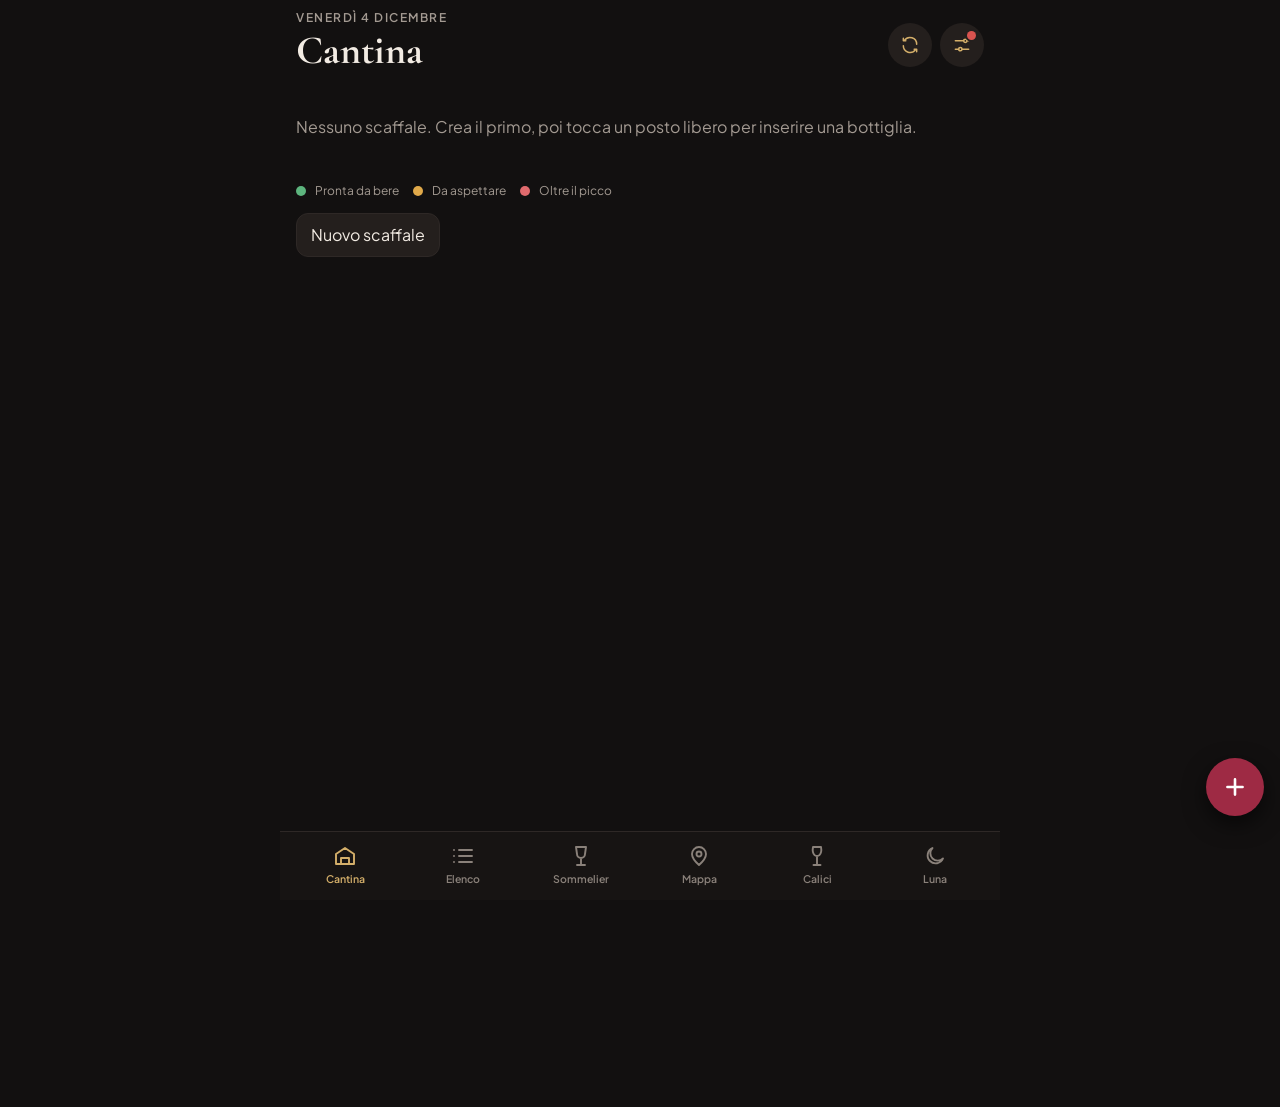
<file: index.html>
<!doctype html>
<html lang="it"><head><meta charset="utf-8">
<meta name="viewport" content="width=device-width, initial-scale=1, maximum-scale=1, viewport-fit=cover">
<title>Cantina</title>
<link rel="manifest" href="manifest.webmanifest">
<link rel="apple-touch-icon" href="apple-touch-icon.png">
<link rel="icon" type="image/png" href="icon-192.png">
<link rel="apple-touch-startup-image" href="splash/splash-1179x2556.png" media="(device-width: 393px) and (device-height: 852px) and (-webkit-device-pixel-ratio: 3) and (orientation: portrait)">
<link rel="apple-touch-startup-image" href="splash/splash-1290x2796.png" media="(device-width: 430px) and (device-height: 932px) and (-webkit-device-pixel-ratio: 3) and (orientation: portrait)">
<link rel="apple-touch-startup-image" href="splash/splash-1170x2532.png" media="(device-width: 390px) and (device-height: 844px) and (-webkit-device-pixel-ratio: 3) and (orientation: portrait)">
<link rel="apple-touch-startup-image" href="splash/splash-1284x2778.png" media="(device-width: 428px) and (device-height: 926px) and (-webkit-device-pixel-ratio: 3) and (orientation: portrait)">
<link rel="apple-touch-startup-image" href="splash/splash-1125x2436.png" media="(device-width: 375px) and (device-height: 812px) and (-webkit-device-pixel-ratio: 3) and (orientation: portrait)">
<link rel="apple-touch-startup-image" href="splash/splash-1242x2688.png" media="(device-width: 414px) and (device-height: 896px) and (-webkit-device-pixel-ratio: 3) and (orientation: portrait)">
<link rel="apple-touch-startup-image" href="splash/splash-828x1792.png" media="(device-width: 414px) and (device-height: 896px) and (-webkit-device-pixel-ratio: 2) and (orientation: portrait)">
<link rel="apple-touch-startup-image" href="splash/splash-750x1334.png" media="(device-width: 375px) and (device-height: 667px) and (-webkit-device-pixel-ratio: 2) and (orientation: portrait)">
<link rel="apple-touch-startup-image" href="splash/splash-1242x2208.png" media="(device-width: 414px) and (device-height: 736px) and (-webkit-device-pixel-ratio: 3) and (orientation: portrait)">
<link rel="apple-touch-startup-image" href="splash/splash-1206x2622.png" media="(device-width: 402px) and (device-height: 874px) and (-webkit-device-pixel-ratio: 3) and (orientation: portrait)">
<link rel="apple-touch-startup-image" href="splash/splash-1320x2868.png" media="(device-width: 440px) and (device-height: 956px) and (-webkit-device-pixel-ratio: 3) and (orientation: portrait)">
<meta name="theme-color" content="#121010">
<meta name="color-scheme" content="dark">
<meta name="apple-mobile-web-app-capable" content="yes">
<meta name="mobile-web-app-capable" content="yes">
<meta name="apple-mobile-web-app-title" content="Cantina">
<meta name="apple-mobile-web-app-status-bar-style" content="black-translucent">
<link rel="preconnect" href="https://fonts.googleapis.com">
<link rel="preconnect" href="https://fonts.gstatic.com" crossorigin>
<link rel="stylesheet" href="https://fonts.googleapis.com/css2?family=Cormorant+Garamond:wght@600;700&family=Plus+Jakarta+Sans:wght@400;500;600;700;800&display=swap">
<link rel="stylesheet" href="styles.css">
</head><body>
<div class="top"><div class="hd"><button class="eyebrow2" id="eyebrow" type="button" tabindex="-1"></button><h1 id="ptitle">Cantina</h1></div><span class="topbtns"><button class="gear" data-a="appupdate" aria-label="Aggiorna l'app"><svg width="20" height="20" viewBox="0 0 24 24" fill="none" stroke="currentColor" stroke-width="1.8" stroke-linecap="round" stroke-linejoin="round" aria-hidden="true"><path d="M20 11a8 8 0 0 0-14.6-4.5M4 4v3h3M4 13a8 8 0 0 0 14.6 4.5M20 20v-3h-3"/></svg></button><button class="gear" data-a="settings" aria-label="Impostazioni e backup"><svg width="20" height="20" viewBox="0 0 24 24" fill="none" stroke="currentColor" stroke-width="1.8" stroke-linecap="round" stroke-linejoin="round" aria-hidden="true"><path d="M4 7h10M18 7h2M4 17h4M12 17h8"/><circle cx="16" cy="7" r="2"/><circle cx="10" cy="17" r="2"/></svg></button></span></div>
<div class="tot" id="tot"></div>
<div id="msg"></div>
<nav aria-label="Sezioni">
<button data-a="tab" data-t="cantina" aria-pressed="true"><svg viewBox="0 0 24 24" aria-hidden="true"><path d="M3 10l9-6 9 6v10H3zM8 20v-6h8v6"/></svg>Cantina</button>
<button data-a="tab" data-t="lista" aria-pressed="false"><svg viewBox="0 0 24 24" aria-hidden="true"><path d="M8 6h13M8 12h13M8 18h13M3 6h.01M3 12h.01M3 18h.01"/></svg>Elenco</button>
<button data-a="tab" data-t="stasera" aria-pressed="false"><svg viewBox="0 0 24 24" aria-hidden="true"><path d="M7 3h10l-1 7a4 4 0 0 1-8 0zM12 14v6M8 21h8"/></svg>Sommelier</button>
<button data-a="tab" data-t="mappa" aria-pressed="false"><svg viewBox="0 0 24 24" aria-hidden="true"><path d="M12 21s-7-6.2-7-11a7 7 0 0 1 14 0c0 4.8-7 11-7 11zM12 12.5a2.5 2.5 0 1 0 0-5 2.5 2.5 0 0 0 0 5z"/></svg>Mappa</button>
<button data-a="tab" data-t="calici" aria-pressed="false"><svg viewBox="0 0 24 24" aria-hidden="true"><path d="M8 3h8c.6 3.2.2 6.4-1.6 8.1A3.4 3.4 0 0 1 12 12a3.4 3.4 0 0 1-2.4-.9C7.8 9.4 7.4 6.2 8 3zM12 12v8M8.5 21h7"/></svg>Calici</button>
<button data-a="tab" data-t="luna" aria-pressed="false"><svg viewBox="0 0 24 24" aria-hidden="true"><path d="M20 14.5A8 8 0 1 1 9.5 4a6.5 6.5 0 0 0 10.5 10.5z"/></svg>Luna</button>
</nav>
<button data-a="new" class="fab" aria-label="Aggiungi una bottiglia"><svg width="26" height="26" viewBox="0 0 24 24" fill="none" stroke="currentColor" stroke-width="2.4" stroke-linecap="round" aria-hidden="true"><path d="M12 5v14M5 12h14"/></svg></button>
<main id="app"></main>
<dialog id="dlg"></dialog>
<dialog id="dlg2"></dialog>
<script src="app.js"></script>
<script src="extras.js"></script>
<script src="mappa.js"></script>
<script src="backup.js"></script>
<script src="tools.js"></script>
<script src="calici.js"></script>
<script src="more.js"></script>
<script src="tracer.js"></script>
<script src="producer.js"></script>
<script src="sync.js"></script>
<script src="labels.js"></script>
<script src="shelves.js"></script>
<script src="sheet.js"></script>
<script src="ptr.js"></script>
</body></html>
</file>
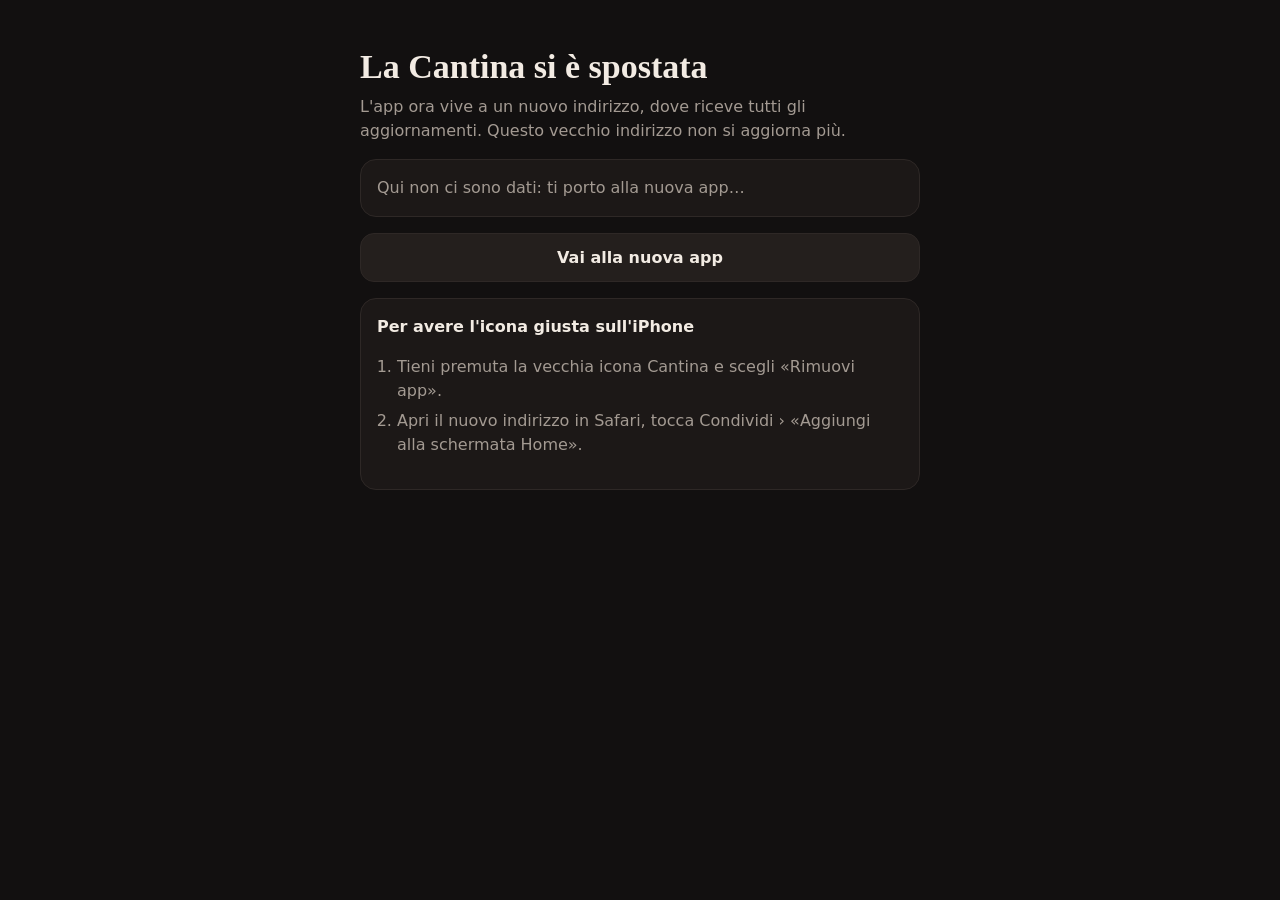
<file: netlify/index.html>
<!doctype html>
<html lang="it"><head><meta charset="utf-8">
<meta name="viewport" content="width=device-width, initial-scale=1, viewport-fit=cover">
<meta name="theme-color" content="#121010"><meta name="color-scheme" content="dark">
<title>Cantina – nuovo indirizzo</title>
<style>
:root{--bg:#121010;--sf:#1C1817;--ink:#F2EBE3;--mute:#A39A92;--line:#2E2826;--gold:#D4AF6A;--wine:#9E2A44}
body{margin:0;background:var(--bg);color:var(--ink);font:16px/1.5 system-ui,-apple-system,sans-serif;padding:max(48px,env(safe-area-inset-top)) 20px 40px;max-width:560px;margin-inline:auto}
h1{font:700 34px/1.1 Georgia,serif;margin:0 0 10px}
p{color:var(--mute);margin:0 0 14px}
.card{background:var(--sf);border:1px solid var(--line);border-radius:16px;padding:16px;margin:16px 0}
.btn{display:block;width:100%;box-sizing:border-box;text-align:center;border:0;border-radius:14px;padding:14px;font:600 16px system-ui;margin:10px 0;text-decoration:none;cursor:pointer}
.pri{background:var(--wine);color:#fff}.sec{background:#241F1D;color:var(--ink);border:1px solid var(--line)}
b{color:var(--ink)}ol{color:var(--mute);padding-left:20px}li{margin:6px 0}
</style></head><body>
<h1>La Cantina si è spostata</h1>
<p>L'app ora vive a un nuovo indirizzo, dove riceve tutti gli aggiornamenti. Questo vecchio indirizzo non si aggiorna più.</p>
<div class="card" id="box"><p>Controllo se qui ci sono ancora dati…</p></div>
<a class="btn sec" href="https://lorenzomanzoni18-hub.github.io/cantina/">Vai alla nuova app</a>
<div class="card"><p style="margin:0 0 6px"><b>Per avere l'icona giusta sull'iPhone</b></p>
<ol><li>Tieni premuta la vecchia icona Cantina e scegli «Rimuovi app».</li>
<li>Apri il nuovo indirizzo in Safari, tocca Condividi › «Aggiungi alla schermata Home».</li></ol></div>
<script>
const NEW = 'https://lorenzomanzoni18-hub.github.io/cantina/';
if ('serviceWorker' in navigator) navigator.serviceWorker.register('sw.js').catch(() => {});
const box = document.getElementById('box');
function openDB() { return new Promise((res, rej) => { const r = indexedDB.open('cantina'); r.onsuccess = () => res(r.result); r.onerror = () => rej(r.error); }); }
const all = (db, st, keys) => new Promise((res) => { try { const t = db.transaction(st, 'readonly').objectStore(st); const r = keys ? t.getAllKeys() : t.getAll(); r.onsuccess = () => res(r.result || []); r.onerror = () => res([]); } catch (_) { res([]); } });
const get = (db, st, k) => new Promise((res) => { try { const r = db.transaction(st, 'readonly').objectStore(st).get(k); r.onsuccess = () => res(r.result); r.onerror = () => res(undefined); } catch (_) { res(undefined); } });
const toURL = (b) => new Promise((res) => { const f = new FileReader(); f.onload = () => res(f.result); f.onerror = () => res(null); f.readAsDataURL(b); });
(async () => {
  let db, bottles = [];
  try { db = await openDB(); bottles = db.objectStoreNames.contains('bottles') ? await all(db, 'bottles') : []; } catch (_) {}
  if (!bottles.length) {
    box.innerHTML = '<p style="margin:0">Qui non ci sono dati: ti porto alla nuova app…</p>';
    setTimeout(() => { location.href = NEW; }, 1800);
    return;
  }
  box.innerHTML = `<p>Su questo vecchio indirizzo ci sono ancora <b>${bottles.length} bottiglie</b>. Se non le hai già nella nuova app, salvale in un file e poi importale là.</p>
  <button class="btn pri" id="save">Salva i dati in un file</button>
  <p id="m" style="margin:6px 0 0"></p>
  <p style="margin:12px 0 0">Poi apri la nuova app › Impostazioni › <b>Importa backup</b> e scegli il file.</p>`;
  document.getElementById('save').onclick = async () => {
    const m = document.getElementById('m'); m.textContent = 'Preparo il file…';
    const out = [];
    for (const b of bottles) {
      const ph = {};
      for (const k of ['c', 'f', 'r']) { const bl = db.objectStoreNames.contains('photos') ? await get(db, 'photos', b.id + ':' + k) : null; ph[k] = bl ? await toURL(bl) : null; }
      out.push({ ...b, photoC: ph.c, photoF: ph.f, photoR: ph.r });
    }
    const kv = db.objectStoreNames.contains('kv');
    const data = JSON.stringify({ app: 'cantina', version: 1, exported: new Date().toISOString(), shelves: (kv && await get(db, 'kv', 'shelves')) || [], glasses: (kv && await get(db, 'kv', 'glasses')) || [], bottles: out });
    const file = new File([data], 'cantina-vecchio-indirizzo-' + new Date().toISOString().slice(0, 10) + '.json', { type: 'application/json' });
    if (navigator.canShare && navigator.canShare({ files: [file] })) { try { await navigator.share({ files: [file], title: 'Backup cantina' }); m.textContent = 'File pronto: ora importalo nella nuova app.'; return; } catch (e) { if (e.name === 'AbortError') { m.textContent = ''; return; } } }
    const a = document.createElement('a'); a.href = URL.createObjectURL(file); a.download = file.name; document.body.appendChild(a); a.click(); a.remove();
    m.textContent = 'File scaricato: ora importalo nella nuova app.';
  };
})();
</script>
</body></html>
</file>
<file: styles.css>
:root{--bg:#E8EAE6;--sf:#F5F6F3;--ink:#1E2824;--mute:#5E6B66;--line:#C9CFC9;--wine:#6E1F35;--empty:#D5DAD5;
--rosso:#6E1F35;--bianco:#C9B458;--bollicine:#9DBDAC;--rosato:#D98B8B;--altro:#7A857F;
box-sizing:border-box;padding-top:env(safe-area-inset-top,0px);padding-bottom:env(safe-area-inset-bottom,0px)}
@media (prefers-color-scheme:dark){:root:not([data-theme="light"]){--bg:#141A17;--sf:#1D2622;--ink:#E6EAE6;--mute:#9AA79F;--line:#2E3A35;--empty:#2A3530;--wine:#C2506F}}
:root[data-theme="dark"]{--bg:#141A17;--sf:#1D2622;--ink:#E6EAE6;--mute:#9AA79F;--line:#2E3A35;--empty:#2A3530;--wine:#C2506F}
*{box-sizing:border-box}html{scroll-padding-top:env(safe-area-inset-top,0px)}
body{margin:0;background:var(--bg);color:var(--ink);font:16px/1.45 system-ui,-apple-system,"Segoe UI",sans-serif;max-width:720px;margin-inline:auto;padding:0 16px 96px}
h1,h2{font-family:"Newsreader",Georgia,serif;font-weight:600;margin:0}
h1{font-size:30px;padding-top:20px}h2{font-size:21px}
button,input,select,textarea{font:inherit;color:inherit;touch-action:manipulation}
.tot{display:flex;gap:20px;flex-wrap:wrap;margin:12px 0 16px;color:var(--mute);font-size:14px}
.tot b{display:block;color:var(--ink);font-size:20px;font-weight:600}
nav{display:flex;gap:6px;padding:8px 0}
nav button{flex:1;padding:10px;border:1px solid var(--line);background:none;border-radius:10px;cursor:pointer}
nav button[aria-pressed=true]{background:var(--ink);color:var(--bg);border-color:var(--ink)}
.shelf{background:repeating-linear-gradient(92deg,rgba(0,0,0,.08) 0 2px,transparent 2px 7px),linear-gradient(#80593A,#5C3E27);border:2px solid #3A2717;border-radius:10px;padding:12px;margin:14px 0;box-shadow:0 3px 8px rgba(0,0,0,.35)}
.shelf h2{color:#F3E7D6}.shelf .link{background:rgba(0,0,0,.28);border-color:rgba(255,255,255,.2);color:#F3E7D6}
.shelf header{display:flex;justify-content:space-between;align-items:center;margin-bottom:10px}
.grid{display:grid;grid-template-columns:repeat(var(--c),minmax(70px,1fr));gap:12px 14px;padding:14px 12px 0;overflow-x:auto;background:#2A1C12;border-radius:6px;box-shadow:inset 0 4px 10px rgba(0,0,0,.7)}
.plank{grid-column:1/-1;height:12px;margin:2px -8px 4px;border-radius:2px;background:repeating-linear-gradient(90deg,rgba(0,0,0,.14) 0 3px,transparent 3px 11px),linear-gradient(#A27549,#7A5638);box-shadow:0 3px 4px rgba(0,0,0,.55)}
.cell{background:none;border:0;padding:0;cursor:pointer;display:flex;flex-direction:column;align-items:center;gap:4px;min-width:0;color:inherit;font-size:10px;line-height:1.2;text-align:center}
.dot{width:100%;aspect-ratio:1;border-radius:50%;border:1px solid rgba(255,255,255,.14);background:rgba(0,0,0,.35);box-shadow:inset 0 2px 6px rgba(0,0,0,.6);display:flex;align-items:center;justify-content:center;padding:7px;color:#fff;font-size:10px;line-height:1.15;text-align:center;overflow-wrap:anywhere;hyphens:auto}
.cap{overflow-wrap:anywhere;hyphens:auto}.cap b{display:block;font-weight:600}
.shelf .dot.st-now{box-shadow:0 0 0 6px #4C9A6A}.shelf .dot.st-wait{box-shadow:0 0 0 6px #D9A441}.shelf .dot.st-past{box-shadow:0 0 0 6px #B85C5C}
.today{background:var(--sf);border:1px solid var(--line);border-radius:12px;padding:12px 14px;margin:8px 0}.today p{margin:4px 0}.today.good{border-left:4px solid #4C9A6A}.today.bad{border-left:4px solid #B85C5C}
.dnav{display:flex;align-items:center;justify-content:space-between;margin-bottom:8px}.dnav .link{font-size:20px;padding:2px 14px}
.strip{display:flex;gap:6px;overflow-x:auto;padding:2px 0 6px}.chip{flex:none;display:flex;flex-direction:column;align-items:center;gap:2px;padding:6px 8px;border:1px solid var(--line);border-radius:10px;background:none;cursor:pointer;font-size:11px;color:var(--mute);min-width:44px}.chip b{font-size:15px;color:var(--ink)}.chip i{width:18px;height:4px;border-radius:2px}.chip.on{background:var(--ink);color:var(--bg)}.chip.on b{color:var(--bg)}

.dot.t-rosso{background:var(--rosso);box-shadow:none}.dot.t-bianco{background:var(--bianco);color:#222;box-shadow:none}.dot.t-bollicine{background:var(--bollicine);color:#222;box-shadow:none}.dot.t-rosato{background:var(--rosato);color:#222;box-shadow:none}.dot.t-altro{background:var(--altro);box-shadow:none}
.btn,.link{border:1px solid var(--line);background:var(--sf);border-radius:10px;padding:9px 14px;cursor:pointer;display:inline-block;text-decoration:none}
.btn.pri{background:var(--wine);border-color:var(--wine);color:#fff}
.link{font-size:14px;padding:6px 10px}
.row{display:flex;justify-content:space-between;gap:12px;padding:12px 0;border-bottom:1px solid var(--line);cursor:pointer;text-align:left;width:100%;background:none;border-inline:0;border-top:0}
.row small{display:block;color:var(--mute)}
.empty{color:var(--mute);padding:28px 0}
.note{background:var(--sf);border:1px solid var(--line);border-radius:10px;padding:10px 12px;font-size:14px;margin:8px 0}
input,select,textarea{width:100%;padding:10px;border:1px solid var(--line);border-radius:8px;background:var(--bg);margin:4px 0 12px}
label{font-size:14px;color:var(--mute)}
.two{display:grid;grid-template-columns:1fr 1fr;gap:12px}
dialog{border:1px solid var(--line);border-radius:16px;background:var(--sf);color:var(--ink);width:min(560px,94vw);max-height:90vh;padding:18px}
dialog::backdrop{background:rgba(0,0,0,.45)}
.acts{display:flex;gap:8px;flex-wrap:wrap;margin-top:6px}
.info{font-size:14px;color:var(--mute);margin:0 0 12px}
.pbox{border:1px dashed var(--line);border-radius:10px;padding:10px;font-size:13px;color:var(--mute);margin:8px 0}
#ws{display:block;width:fit-content;margin:0 0 22px}
dialog label:not(.btn){display:block}
.dot.has{background-size:cover;background-position:center;color:#fff;border-width:3px}.dot.has.t-rosso{border-color:var(--rosso)}.dot.has.t-bianco{border-color:var(--bianco)}.dot.has.t-bollicine{border-color:var(--bollicine)}.dot.has.t-rosato{border-color:var(--rosato)}.dot.has.t-altro{border-color:var(--altro)}
.legend{display:flex;gap:16px;flex-wrap:wrap;font-size:13px;color:var(--mute);margin:10px 0 14px}.legend span{display:inline-flex;align-items:center;gap:9px}.lg{width:14px;height:14px;border-radius:50%;background:#2A1C12;display:inline-block;margin:3px}
.th{width:44px;height:56px;object-fit:cover;border-radius:6px;background:var(--empty);flex:none}
.pic{width:100%;max-height:220px;object-fit:contain;border-radius:10px;background:var(--empty);margin-bottom:10px}
.si{width:34px;height:44px;object-fit:cover;border-radius:6px;flex:none}
.sl{overflow-wrap:anywhere;hyphens:auto}.sl b{display:block;font-weight:600}
.slot.has.t-rosso{border-color:var(--rosso)}.slot.has.t-bianco{border-color:var(--bianco)}.slot.has.t-bollicine{border-color:var(--bollicine)}.slot.has.t-rosato{border-color:var(--rosato)}.slot.has.t-altro{border-color:var(--altro)}

/* --- aggiunte per l'app installabile --- */
.top{display:flex;align-items:flex-end;justify-content:space-between;gap:12px}
.gear{border:1px solid var(--line);background:var(--sf);border-radius:10px;padding:8px 12px;font-size:18px;cursor:pointer;line-height:1;margin-bottom:2px}
.btn:disabled{opacity:.5}
.warn{color:#B85C5C}
.badge{display:inline-block;font-size:12px;border:1px solid var(--line);border-radius:999px;padding:2px 10px;color:var(--mute);margin:2px 0 10px}
.two3{display:grid;grid-template-columns:1fr 1fr 1fr;gap:10px}
.sel{margin:4px 0 12px}
details.more{border:1px solid var(--line);border-radius:10px;padding:8px 12px;margin:6px 0 12px}
details.more summary{cursor:pointer;color:var(--mute);font-size:14px}
.btn{color:var(--ink)}
label.btn{font-size:inherit;color:var(--ink)}
.acts .btn{padding:8px 12px;font-size:14px}
.grid{grid-template-columns:repeat(var(--c),minmax(54px,1fr));gap:12px 10px;padding:14px 10px 0}
.dot{padding:4px;font-size:9px}

#scs:not(:empty){background:var(--sf);border:1px solid var(--line);border-left:4px solid var(--wine);border-radius:10px;padding:10px 12px;color:var(--ink);font-size:15px}
#dlg2{z-index:10}

.dot{position:relative}
.dot .vin{font-weight:700;font-size:13px}
.dot.has .vin{position:absolute;right:-2px;bottom:-2px;background:rgba(20,12,8,.85);color:#fff;border-radius:10px;padding:1px 6px;font-size:10px}
.lbl{display:block;width:100%;font-size:9px;line-height:1.2;color:#EADCC8;overflow:hidden}
.lbl b{display:block;font-weight:600;white-space:nowrap;text-overflow:ellipsis;overflow:hidden}
.lbl i{display:block;font-style:normal;opacity:.7;white-space:nowrap;text-overflow:ellipsis;overflow:hidden}
[hidden]{display:none!important}

.lbl{font-size:8px;line-height:1.15;overflow:visible}
.lbl b,.lbl i{white-space:normal;overflow:visible;text-overflow:clip;overflow-wrap:anywhere;hyphens:auto}
#rext{white-space:nowrap;font-size:13px;overflow:hidden}
.cell.mv .dot{outline:3px dashed #fff;outline-offset:3px}
.cell{-webkit-touch-callout:none;-webkit-user-select:none;user-select:none}
.cell.lift .dot{opacity:.3}
.cell.hot .dot{outline:3px solid #fff;outline-offset:3px}
.dot.ghost{position:fixed;z-index:50;pointer-events:none;box-shadow:0 8px 20px rgba(0,0,0,.6);transform:scale(1.15);margin:0}
.azbar{position:sticky;top:0;z-index:5;background:var(--bg,#EAECE8);padding:6px 0 4px}
.az{display:flex;flex-wrap:wrap;gap:4px;margin-top:6px}
.az button{border:1px solid var(--line);background:var(--sf,#fff);color:var(--ink);border-radius:8px;min-width:30px;height:30px;font-size:13px;padding:0 6px}
h3.letter{margin:14px 0 2px;font-size:15px;color:var(--wine,#7A1F3D);border-bottom:2px solid var(--line);scroll-margin-top:96px}
label.chk{display:flex;gap:10px;align-items:center;margin-top:12px;font-size:15px}
label.chk input{width:20px;height:20px}
nav{gap:4px}
nav button{padding:9px 2px;font-size:13px;min-width:0}
.fab{position:fixed;right:18px;bottom:calc(18px + env(safe-area-inset-bottom));width:56px;height:56px;border-radius:50%;border:0;background:var(--wine);color:#fff;font-size:32px;line-height:1;box-shadow:0 4px 14px rgba(0,0,0,.4);z-index:8;cursor:pointer;padding:0 0 3px}
.moonchip{display:block;width:100%;text-align:left;border:1px solid var(--line);border-left:6px solid #4C9A6A;background:var(--sf);color:var(--ink);border-radius:10px;padding:10px 12px;margin:4px 0 12px;font-size:14px;cursor:pointer}
.moonchip.bad{border-left-color:#B85C5C}
.seg{display:flex;gap:6px;margin:4px 0 8px}
.seg button{flex:1;padding:9px;border:1px solid var(--line);background:none;color:var(--ink);border-radius:10px;font-size:14px}
.seg button[aria-pressed=true]{background:var(--ink);color:var(--bg);border-color:var(--ink)}
.flt{display:grid;grid-template-columns:1fr 1fr;gap:6px;margin:4px 0 6px}
.flt select{width:100%;font-size:14px;padding:8px}
.flt select.wide{grid-column:1/-1}
.map{height:52vh;min-height:300px;border-radius:12px;overflow:hidden;border:1px solid var(--line);background:var(--empty);margin:6px 0 10px}
.mpanel{background:var(--sf);border:1px solid var(--line);border-radius:12px;padding:12px;margin-bottom:10px}
.row.pick{display:block}
.why{display:block;margin-top:6px;font-size:14px;line-height:1.35}
.row .th:empty{display:block}

/* --- formato bottiglia --- */
.dot .fmt{position:absolute;left:-4px;top:-4px;background:#F3E7D6;color:#2A1C12;border-radius:8px;padding:1px 5px;font-size:9px;font-weight:700;line-height:1.3;box-shadow:0 1px 3px rgba(0,0,0,.5)}

/* --- calendario lunare a mese e anno --- */
.cal{background:var(--sf);border:1px solid var(--line);border-radius:12px;padding:10px 12px 12px;margin:8px 0;touch-action:pan-y}
.calbar{display:flex;justify-content:space-between;align-items:center;gap:8px;min-height:34px}
.calbar>.link{color:var(--wine);border:0;background:none;padding:4px 0;font-size:16px}
.calbar-r{display:flex;align-items:center;gap:8px}
.caljump{position:relative;font-size:14px;color:var(--wine);border:1px solid var(--line);border-radius:10px;padding:6px 10px;cursor:pointer;overflow:hidden}
.caljump input{position:absolute;inset:0;opacity:0;margin:0;padding:0;width:100%;height:100%;cursor:pointer;border:0}
.calhead{display:flex;justify-content:space-between;align-items:center;margin:6px 0 8px}
.calhead h2{font-size:26px}.calhead h2 small{font-size:20px;color:var(--mute);font-weight:400}
.calhead .link{font-size:20px;padding:2px 14px;margin-left:6px}
.wd,.mgrid{display:grid;grid-template-columns:repeat(7,1fr);text-align:center}
.wd{font-size:12px;color:var(--mute);margin-bottom:4px}
.mgrid{row-gap:4px}
.cd{position:relative;background:none;border:0;padding:4px 0 6px;display:flex;flex-direction:column;align-items:center;gap:4px;cursor:pointer;color:var(--ink)}
.cd b{font-weight:500;font-size:17px;width:34px;height:34px;line-height:34px;border-radius:50%}
.cd i{width:8px;height:8px;border-radius:50%}
.cd.t b{color:var(--wine);font-weight:700}
.cd.s b{background:var(--ink);color:var(--bg)}
.cd.t.s b{background:var(--wine);color:#fff}
.ph{position:absolute;top:2px;right:calc(50% - 22px);width:9px;height:9px;border-radius:50%;display:inline-block}
.ph.full{background:#F2E6B8;border:1px solid #B9A35A}
.ph.new{background:#2A2F2C;border:1px solid #2A2F2C}
.calleg{display:flex;flex-wrap:wrap;gap:4px 12px;margin:10px 0 4px}
.calleg span{display:inline-flex;align-items:center;gap:5px}
.calleg i{width:8px;height:8px;border-radius:50%;display:inline-block}
.calleg .ph{position:static}
.yg{display:grid;grid-template-columns:repeat(3,1fr);gap:14px 12px}
.ym{background:none;border:0;padding:0;text-align:left;cursor:pointer;color:var(--ink)}
.ym b{display:block;font-size:15px;margin-bottom:4px}
.ym.cur b{color:var(--wine)}
.mg{display:grid;grid-template-columns:repeat(7,1fr);gap:3px}
.mg i{display:block;aspect-ratio:1;border-radius:50%;opacity:.85}
.mg i.t{outline:2px solid var(--wine);outline-offset:1px;opacity:1}
#lunaday{scroll-margin-top:12px}
.cd .ph{top:3px;right:auto;left:calc(50% + 12px)}
.ym{display:flex;flex-direction:column;justify-content:flex-start;align-self:start}

/* --- statistiche --- */
.tot{align-items:center}
.statlink{margin-left:auto}
.tiles{display:grid;grid-template-columns:1fr 1fr;gap:8px;margin:8px 0 4px}
.tile{background:var(--sf);border:1px solid var(--line);border-radius:14px;padding:12px;display:flex;flex-direction:column;gap:2px}
.tile b{font-size:22px;font-weight:700}.tile span{font-size:13px;color:var(--mute)}
.tile b.up{color:#3E8A5C}.tile b.down{color:#B85C5C}
.stat{background:var(--sf);border:1px solid var(--line);border-radius:14px;padding:12px 14px;margin:10px 0}
.stat h3{margin:0 0 10px;font-size:16px}
.bars{display:flex;flex-direction:column;gap:8px}
.bar{display:grid;grid-template-columns:minmax(0,38%) 1fr auto;align-items:center;gap:10px;font-size:14px}
.bl{overflow:hidden;text-overflow:ellipsis;white-space:nowrap}.bl small{display:block;color:var(--mute);font-size:11px}
.bt{height:12px;background:var(--empty);border-radius:6px;overflow:hidden}
.bt i{display:block;height:100%;background:var(--wine);border-radius:0 4px 4px 0}
.bv{font-variant-numeric:tabular-nums;font-weight:600;min-width:28px;text-align:right}
.menuseq{padding-left:22px;margin:10px 0}
.menuseq li{margin-bottom:14px}
.menuseq .course{font-weight:600;margin:0 0 2px}

/* ================================================================
   Stile "Cantina notturna moderna" (v16): scuro caldo, ottone, rosso vino
   ================================================================ */
:root,:root:not([data-theme="light"]),:root[data-theme="dark"]{
  --bg:#121010;--sf:#1C1817;--sf2:#241F1D;--ink:#F2EBE3;--mute:#A39A92;--line:#2E2826;--empty:#241F1D;
  --wine:#9E2A44;--gold:#D4AF6A;--rosso:#7A1F35;--bianco:#CDB46A;--bollicine:#9DBDAC;--rosato:#D98B8B;--altro:#7A857F;
  --ok:#5DB57E;--wait:#E0A94A;--past:#E06A6D;color-scheme:dark}
body{background:var(--bg);color:var(--ink);font-family:"Plus Jakarta Sans",system-ui,-apple-system,sans-serif;padding:0 16px calc(120px + env(safe-area-inset-bottom,0px))}
h1,h2,.calhead h2{font-family:"Cormorant Garamond",Georgia,serif;font-weight:700}
h1{font-size:38px;line-height:1;padding-top:18px}
h3{font-family:"Plus Jakarta Sans",system-ui,sans-serif}
.top{align-items:center;padding-top:6px}
.gear{width:44px;height:44px;border-radius:22px;border:0;background:var(--sf2);color:var(--gold);display:flex;align-items:center;justify-content:center;padding:0;margin:18px 0 0}

/* riepilogo */
.tot{display:block;margin:14px 0 10px}
.totc{width:100%;display:grid;grid-template-columns:repeat(3,minmax(0,1fr));background:var(--sf);border:1px solid var(--line);border-radius:16px;padding:12px 4px;cursor:pointer;color:var(--ink);text-align:center}
.totc span{display:flex;flex-direction:column;gap:2px;font-size:12px;color:var(--mute)}
.totc span+span{border-left:1px solid var(--line)}
.totc b{font-size:21px;font-weight:800;color:var(--ink)}.totc b.gold{color:var(--gold)}
.statlink{margin:4px 2px 0;font-size:12px;color:var(--mute);text-align:right}

/* barra delle schede in basso */
nav{position:fixed;left:0;right:0;bottom:0;z-index:9;display:grid;grid-template-columns:repeat(6,minmax(0,1fr));gap:0;max-width:720px;margin:0 auto;padding:6px 6px calc(8px + env(safe-area-inset-bottom,0px));background:rgba(24,21,20,.96);-webkit-backdrop-filter:blur(14px);backdrop-filter:blur(14px);border-top:1px solid var(--line)}
nav button{border:0;background:none;display:flex;flex-direction:column;align-items:center;gap:3px;padding:6px 0;font-size:11px;font-weight:600;color:#8A817A;border-radius:10px;min-width:0}
nav button svg{width:24px;height:24px;fill:none;stroke:currentColor;stroke-width:1.9;stroke-linecap:round;stroke-linejoin:round}
nav button[aria-pressed=true]{background:none;color:var(--gold);border:0}
.fab{bottom:calc(84px + env(safe-area-inset-bottom,0px));right:16px;width:58px;height:58px;border-radius:29px;background:var(--wine);box-shadow:0 8px 22px rgba(0,0,0,.6);display:flex;align-items:center;justify-content:center;padding:0}

/* schede rapide */
.quick{display:grid;grid-template-columns:1fr 1fr;gap:8px;margin:4px 0 12px}
.qc{display:flex;align-items:center;gap:10px;background:var(--sf);border:1px solid var(--line);border-radius:16px;padding:11px;text-align:left;color:var(--ink);cursor:pointer;min-width:0}
.qc b{display:block;font-size:14px}.qc small{display:block;font-size:12px;color:var(--mute);line-height:1.3}
.qi{width:34px;height:34px;border-radius:10px;display:flex;align-items:center;justify-content:center;flex:none}
.qi.ok{background:#23382A;color:#8FD1A4}.qi.no{background:#3A2224;color:#F09A9C}.qi.wait{background:#3D2E17;color:#E6B95C}

/* scaffali */
.shelf{background:var(--sf);border:1px solid var(--line);border-radius:16px;padding:14px 12px 10px;box-shadow:none}
.shelf h2{color:var(--ink);font-size:24px}
.shelf .link{background:none;border:0;color:var(--gold);font-size:15px;font-weight:600;padding:6px 4px}
.grid{background:#0D0B0A;border-radius:12px;box-shadow:inset 0 3px 10px rgba(0,0,0,.7);padding:14px 8px 0;gap:10px 8px}
.plank{height:3px;margin:2px -4px 10px;background:#5A4128;box-shadow:none;border-radius:2px}
.dot{border:1px solid rgba(255,255,255,.06);background:#191412;box-shadow:inset 0 2px 6px rgba(0,0,0,.8)}
.dot.t-rosso{background:radial-gradient(circle at 35% 30%,#A8445C 0%,#7A1F35 55%,#45101F 100%);color:#fff}
.dot.t-bianco{background:radial-gradient(circle at 35% 30%,#F0DFA0 0%,#CDB46A 60%,#8F7A3E 100%);color:#121010}
.dot.t-bollicine{background:radial-gradient(circle at 35% 30%,#D2E6D8 0%,#9DBDAC 60%,#6A8B79 100%);color:#121010}
.dot.t-rosato{background:radial-gradient(circle at 35% 30%,#F2C4C4 0%,#D98B8B 60%,#A85F5F 100%);color:#121010}
.dot.t-altro{background:radial-gradient(circle at 35% 30%,#A9B3AD 0%,#7A857F 60%,#525B56 100%);color:#fff}
.shelf .dot.st-now,.shelf .dot.st-wait,.shelf .dot.st-past{box-shadow:none}
.dot.has{background-size:cover;background-position:center}
.dot:not(.t-rosso):not(.t-bianco):not(.t-bollicine):not(.t-rosato):not(.t-altro){border:1.5px dashed #3A322E;background:#191412}
.sdot{position:absolute;right:-1px;bottom:-1px;width:14px;height:14px;border-radius:7px;border:2.5px solid #0D0B0A;box-sizing:border-box}
.sdot.st-now,.lg.st-now{background:var(--ok)}.sdot.st-wait,.lg.st-wait{background:var(--wait)}.sdot.st-past,.lg.st-past{background:var(--past)}
.dot.has .vin{right:auto;left:50%;transform:translateX(-50%);bottom:-6px;background:rgba(13,11,10,.9)}
.dot .fmt{background:var(--gold);color:#121010}
.lbl{color:#CFC4B8}
.legend{gap:14px;font-size:12px;color:var(--mute)}
.lg{width:10px;height:10px;margin:0;border-radius:5px}
.cell.mv .dot,.cell.hot .dot{outline-color:var(--gold)}

/* elementi comuni */
.btn,.link{background:var(--sf2);border:1px solid var(--line);color:var(--ink);border-radius:12px}
.btn.pri{background:var(--wine);border-color:var(--wine);color:#fff}
.link{color:var(--gold)}
input,select,textarea{background:#151211;border-color:var(--line);color:var(--ink);border-radius:10px}
input:focus,select:focus,textarea:focus{outline:2px solid var(--gold);outline-offset:0;border-color:transparent}
.note,.today,.mpanel,.stat,.tile,.cal,.moonchip{background:var(--sf);border-color:var(--line);border-radius:16px}
dialog{background:var(--sf);border-color:var(--line);border-radius:20px;color:var(--ink)}
dialog::backdrop{background:rgba(0,0,0,.65)}
dialog h2{font-size:26px}
.row{border-bottom-color:var(--line)}
.seg button{border-color:var(--line);color:var(--ink)}
.seg button[aria-pressed=true]{background:var(--sf2);color:var(--gold);border-color:var(--gold)}
h3.letter{color:var(--gold);border-bottom-color:var(--line)}
.az button{background:var(--sf2);border-color:var(--line)}
#scs:not(:empty){background:var(--sf2);border-color:var(--line);border-left-color:var(--gold);color:var(--ink)}
.badge{border-color:var(--line)}
.calbar>.link,.caljump{color:var(--gold)}
.cd.t b{color:var(--gold)}.cd.s b{background:var(--ink);color:var(--bg)}.cd.t.s b{background:var(--gold);color:#121010}
.ym.cur b{color:var(--gold)}.mg i.t{outline-color:var(--gold)}
.ph.new{background:#000;border-color:#6B625C}
.bt i{background:var(--gold)}
.tile b.up{color:var(--ok)}.tile b.down{color:var(--past)}
.pic{background:#0D0B0A}
.empty{color:var(--mute)}
.dot .vin{white-space:nowrap}

/* --- v17: casse, stati, liste, degustazioni --- */
.seg4 button{display:flex;flex-direction:column;align-items:center;gap:1px;padding:7px 2px;font-size:13px;min-width:0}
.seg4 small{font-size:11px;color:var(--mute)}
.qty{color:var(--gold);font-weight:700;font-size:13px}
.tags{display:flex;flex-wrap:wrap;gap:4px;margin-top:4px}
.tags i{font-style:normal;font-size:11px;padding:1px 8px;border-radius:999px;background:var(--sf2);border:1px solid var(--line);color:var(--gold)}
.tagpick{display:flex;flex-wrap:wrap;gap:6px;margin:-6px 0 12px}
.tagpick .link{font-size:12px;padding:4px 10px}
h3.sub{font-family:"Cormorant Garamond",Georgia,serif;font-size:22px;margin:18px 0 6px}
.tasting{border:1px solid var(--line);border-radius:12px;padding:10px 12px;margin:0 0 8px;background:var(--sf2)}
.tasting p{margin:6px 0 0;font-size:14px}.tasting small{color:var(--mute)}
.stars{color:var(--gold);letter-spacing:1px}
.rate{display:flex;gap:4px;margin:4px 0 12px}
.rate button{width:44px;height:44px;border-radius:12px;border:1px solid var(--line);background:var(--sf2);color:var(--gold);font-size:22px;line-height:1}
.note.place{border-color:var(--gold)}
.cpick{max-height:44vh;overflow:auto;border:1px solid var(--line);border-radius:12px;padding:4px 12px 10px;margin-bottom:10px}
.cpick label.chk{margin-top:8px;font-size:14px}
.qa{margin:12px 0 16px}
.qa .q{margin:0 0 6px;padding:10px 12px;background:var(--sf2);border-radius:14px 14px 4px 14px;margin-left:15%;font-weight:600}
.qa .a{padding:12px 14px;background:var(--sf);border:1px solid var(--line);border-radius:14px 14px 14px 4px;margin-right:6%;line-height:1.5;margin-bottom:6px}
.seg button{font-size:14px}

/* --- v18: calici e servizio --- */
.svc{background:var(--sf2);border:1px solid var(--line);border-radius:12px;padding:4px 12px;margin-bottom:12px}
.svc p{margin:8px 0;font-size:14px;line-height:1.45}
.svk{display:block;font-size:11px;letter-spacing:.08em;text-transform:uppercase;color:var(--gold);font-weight:700;margin-bottom:1px}
.why.glass{color:var(--mute);font-size:13px}
.glassbtn{width:100%;margin:4px 0 10px}
.glrow{display:grid;grid-template-columns:1fr 1fr;gap:6px 8px;padding:10px 0;border-bottom:1px solid var(--line)}
.glrow input,.glrow select{margin:0}
.glrow [data-gk="qty"]{max-width:none}
.glrow .link{justify-self:start;align-self:center}
.glq{display:flex!important;align-items:center;gap:8px;font-size:13px}.glq input{margin:0;width:72px}

/* --- v19: comodità ed estetica --- */
/* finestre che salgono dal basso, come le app dell'iPhone */
dialog{margin:auto auto 0;width:100%;max-width:720px;max-height:92vh;border-radius:22px 22px 0 0;border-bottom:0;padding:26px 18px calc(18px + env(safe-area-inset-bottom,0px));overscroll-behavior:contain}
dialog::before{content:"";position:sticky;top:-18px;display:block;width:40px;height:5px;border-radius:3px;background:#4A413C;margin:-16px auto 12px}
dialog[open]{animation:sheetUp .32s cubic-bezier(.2,.9,.25,1)}
dialog[open]::backdrop{animation:fadeIn .25s ease}
@keyframes sheetUp{from{transform:translateY(40px);opacity:.4}to{transform:none;opacity:1}}
@keyframes fadeIn{from{opacity:0}to{opacity:1}}
@media (min-width:760px){dialog{margin:auto;border-radius:22px;border-bottom:1px solid var(--line)}}
@media (prefers-reduced-motion:reduce){dialog[open],dialog[open]::backdrop{animation:none}}
/* intestazione della scheda */
.eyebrow{margin:0 0 2px;font-size:11px;letter-spacing:.12em;text-transform:uppercase;color:var(--gold);font-weight:700}
.dtitle{font-size:30px;line-height:1.1;margin:0 0 8px}
.chips{display:flex;flex-wrap:wrap;gap:6px;margin:0 0 12px}
.chips span{font-size:12px;padding:3px 10px;border-radius:999px;background:var(--sf2);border:1px solid var(--line);color:var(--ink)}
.pic{max-height:300px;border-radius:16px;box-shadow:0 10px 30px rgba(0,0,0,.5)}
details.aiinfo{background:var(--sf2);border-color:var(--line);margin:14px 0}
details.aiinfo summary{color:var(--ink);font-weight:600;padding:4px 0}
details.aiinfo[open] summary{margin-bottom:10px}
/* finestra di beva */
.dwin{background:var(--sf2);border:1px solid var(--line);border-radius:12px;padding:8px 10px 6px;margin:4px 0 8px}
.dwin svg{width:100%;height:auto;display:block}
.dwlab{margin:0 0 2px;font-size:13px;font-weight:700}
/* scaffali: posti liberi e bottiglia trovata */
.shelf h2 small.free{font-family:"Plus Jakarta Sans",system-ui,sans-serif;font-size:12px;font-weight:500;color:var(--mute);margin-left:4px}
.cell.found .dot{outline:3px solid var(--gold);outline-offset:4px;animation:pulse 1.1s ease-in-out 4}
@keyframes pulse{50%{outline-offset:9px;outline-color:rgba(212,175,106,.25)}}
/* annulla */
#toast{position:fixed;left:50%;bottom:calc(92px + env(safe-area-inset-bottom,0px));transform:translate(-50%,30px);opacity:0;pointer-events:none;z-index:20;display:flex;align-items:center;gap:14px;background:#2A2422;border:1px solid var(--line);color:var(--ink);border-radius:14px;padding:10px 10px 10px 16px;box-shadow:0 10px 30px rgba(0,0,0,.6);transition:.25s;font-size:14px;max-width:92vw}
#toast.on{transform:translate(-50%,0);opacity:1;pointer-events:auto}
#toast button{border:0;background:var(--gold);color:#121010;font-weight:700;border-radius:10px;padding:8px 14px}
/* codice a barre */
.srow{display:flex;gap:8px;align-items:center}.srow input{margin:0}
.iconbtn{flex:none;width:46px;height:46px;border-radius:12px;border:1px solid var(--line);background:var(--sf2);color:var(--gold);display:flex;align-items:center;justify-content:center}
.scanbox{position:relative;border-radius:16px;overflow:hidden;background:#000;aspect-ratio:4/3;margin:6px 0 10px}
.scanbox video{width:100%;height:100%;object-fit:cover;display:block}
.scanbox i{position:absolute;left:12%;right:12%;top:38%;bottom:38%;border:2px solid var(--gold);border-radius:10px;box-shadow:0 0 0 999px rgba(0,0,0,.35)}
nav{grid-template-columns:repeat(6,minmax(0,1fr))}
nav button{font-size:10.5px}
/* --- pagina Calici --- */
.ptitle{font-size:30px;margin:10px 0 4px}
.ggrid{display:grid;grid-template-columns:repeat(2,minmax(0,1fr));gap:10px;margin:10px 0 16px}
.ggrid.small{grid-template-columns:repeat(3,minmax(0,1fr))}
.gcard{position:relative;display:flex;flex-direction:column;align-items:center;gap:3px;background:var(--sf);border:1px solid var(--line);border-radius:18px;padding:14px 8px 12px;color:var(--ink);text-align:center;cursor:pointer;min-width:0}
.gcard:active{transform:scale(.97)}
.gcard b{font-size:14px;line-height:1.25;overflow-wrap:anywhere}.gcard small{font-size:12px;color:var(--mute)}
.ggrid.small .gcard{padding:10px 4px 8px;opacity:.75}.ggrid.small .gcard.own{opacity:1;border-color:#5A4A2E}.ggrid.small .gcard b{font-size:12px;font-weight:600}
.gcount{position:absolute;top:8px;right:8px;font-size:11px;font-weight:700;color:#121010;background:var(--gold);border-radius:999px;padding:1px 8px}
.gph{position:absolute;top:8px;left:8px;width:34px;height:34px;border-radius:10px;object-fit:cover;border:1px solid var(--line)}
.gsvg{display:block;overflow:visible}
.ghero{display:flex;align-items:flex-end;justify-content:center;gap:16px;padding:8px 0 14px;background:radial-gradient(ellipse at 50% 60%,rgba(220,232,242,.08),transparent 65%)}
.ghero .gph.big{position:static;width:110px;height:150px;border-radius:14px}
.ghero.sm .gph.big{width:80px;height:110px}
/* calici: foto del proprio calice e marca */
.gcard.hasph{padding-top:10px}
.gpic{position:relative;display:block;width:100%;max-width:150px;aspect-ratio:3/4;border-radius:14px;overflow:hidden;background:#121010;margin-bottom:6px}
.gpic img{width:100%;height:100%;object-fit:cover;display:block}
.gmini{position:absolute;right:4px;bottom:4px;width:30px;height:46px;display:flex;align-items:flex-end;justify-content:center;background:rgba(18,16,16,.75);border-radius:8px;padding:2px}
.gmini .gsvg{height:40px}
.brand{display:inline-block;font-size:10.5px;letter-spacing:.14em;text-transform:uppercase;font-weight:700;color:var(--gold);border:1px solid #5A4A2E;border-radius:999px;padding:2px 9px;margin:2px 0}
.brand.lg{font-size:12px;margin:0 0 4px}
.gcard .gcount{z-index:1}
.ghero .gph.hero{position:static;width:min(240px,62vw);aspect-ratio:3/4;height:auto;border-radius:18px;box-shadow:0 14px 34px rgba(0,0,0,.55)}
.traced{font-size:10px;color:var(--mute);letter-spacing:.06em;text-transform:uppercase;margin-top:-2px}
.research{background:var(--sf2);border:1px solid var(--line);border-radius:14px;padding:10px 12px;margin:6px 0 10px}
.research p{margin:4px 0;font-size:14px;line-height:1.45}
.research .svk{margin-bottom:4px}
.brand{white-space:nowrap}.brand.lg{display:table}
/* ritocco della sagoma */
.trbox{border-radius:16px;overflow:hidden;border:1px solid var(--line);background:#0D0B0A;margin:6px 0 10px;max-width:420px;margin-inline:auto}
.trbox svg{display:block;width:100%;height:auto;touch-action:none;user-select:none;-webkit-user-select:none}
.trbox .h{cursor:grab}
#dlg3{z-index:30}

/* calici in vetro */
.gcard .gsvg{filter:drop-shadow(0 6px 10px rgba(0,0,0,.45))}
.topbtns{display:flex;gap:8px}
/* backup guidato */
.wz{padding-left:20px;margin:6px 0 12px}.wz li{margin:0 0 14px;font-size:14.5px;line-height:1.45}.wz .acts{margin-top:6px}
.bkban{border-color:#5A4A2E}
/* produttore, retro-etichetta, uscite */
.prodlink{font-size:13px;padding:5px 11px;margin:-2px 0 10px}
#retbox .retro{display:flex;align-items:center;gap:10px;width:100%;background:var(--sf2);border:1px solid var(--line);border-radius:12px;padding:6px;color:var(--mute);font-size:12.5px;text-align:left;margin:8px 0}
#retbox .retro img{width:54px;height:54px;object-fit:cover;border-radius:8px;flex:none}
#retbox .retro.big{flex-direction:column;align-items:stretch}
#retbox .retro.big img{width:100%;height:auto;max-height:70vh;object-fit:contain}
.howseg{flex-wrap:wrap}.howseg button{flex:1 1 30%;font-size:13px;padding:8px 4px}
.tiles .tile b{font-size:20px}

/* ===== v30 restyling ===== */
body{padding-top:env(safe-area-inset-top,0px)}
.top{align-items:flex-end;padding-top:10px}
.hd{display:flex;flex-direction:column;min-width:0}
.eyebrow2{border:0;background:none;padding:0;margin:0;text-align:left;font:600 12px/1.4 "Plus Jakarta Sans",system-ui,sans-serif;letter-spacing:1.5px;text-transform:uppercase;color:var(--mute);cursor:default;white-space:nowrap;overflow:hidden;text-overflow:ellipsis}
.eyebrow2.back{color:var(--gold);cursor:pointer;letter-spacing:.5px;text-transform:none;font-size:15px}
#ptitle{font-size:40px;line-height:1.05;padding-top:2px}
.topbtns{display:flex;gap:8px;flex:none}
.topbtns .gear{margin:0 0 4px}

/* riepilogo */
.tot{margin:14px 0 12px}
.tot:empty{display:none}
.sumc{width:100%;display:flex;align-items:center;justify-content:space-between;gap:12px;background:var(--sf);border:1px solid var(--line);border-radius:18px;padding:14px 16px;color:var(--ink);text-align:left;cursor:pointer;font:inherit}
.sum-l{display:flex;flex-direction:column;gap:2px;min-width:0}
.sum-l small{font-size:12.5px;color:var(--mute)}
.sum-l b{font-size:26px;font-weight:800;letter-spacing:-.3px}
.sum-l b i{font-style:normal;font-size:13px;font-weight:700;margin-left:6px;vertical-align:3px}
.sum-l b i.up{color:#8FD1A4}.sum-l b i.down{color:#F09A9C}
.sum-r{color:var(--gold);font-size:14px;font-weight:600;flex:none}

/* banner chiave */
.keyban{display:flex;flex-wrap:wrap;align-items:center;gap:8px 10px;background:var(--sf);border:1px solid var(--line);border-left:3px solid var(--gold);border-radius:14px;padding:10px 12px;font-size:14px;margin:0 0 12px}
.keyban .link{padding:4px 10px;font-size:13px}

/* segmenti a tre */
.seg3{display:flex;background:var(--sf);border-radius:12px;padding:3px;gap:0;border:0;margin:6px 0 14px}
.seg3 button{flex:1;border:0;border-radius:9px;padding:8px 0;background:none;color:var(--mute);font-weight:600;font-size:13.5px;min-width:0}
.seg3 button[aria-pressed=true]{background:var(--sf2);color:var(--ink);border:0}

/* filtri a pillole */
.fchips{display:flex;gap:6px;overflow-x:auto;padding:2px 0 10px;scrollbar-width:none;-webkit-overflow-scrolling:touch}
.fchips::-webkit-scrollbar{display:none}
.fchip{flex:none;border:1px solid var(--line);background:none;color:var(--mute);border-radius:999px;padding:6px 12px;font:600 13px/1.2 "Plus Jakarta Sans",system-ui,sans-serif;cursor:pointer;white-space:nowrap}
.fchip.on{background:var(--ink);color:var(--bg);border-color:var(--ink)}
.fchip.fbtn{color:var(--gold);border-color:#4A3E2C}
.fchip.fbtn.on{background:var(--gold);color:#121010;border-color:var(--gold)}
.fchip.x{background:var(--sf2);color:var(--ink);border-color:var(--line)}

/* righe dell'elenco */
.lrow{align-items:center;gap:12px;padding:10px 0;color:var(--ink);font:inherit}
.lrow .th{width:40px;height:52px;border-radius:8px}
.vdot{width:40px;height:40px;border-radius:20px;flex:none;display:flex;align-items:center;justify-content:center;font-size:12px;font-weight:800;color:#fff;background:var(--altro)}
.vdot.t-rosso{background:radial-gradient(circle at 34% 28%,#C2627A,#8A2A42 50%,#4A1222)}
.vdot.t-bianco{background:radial-gradient(circle at 34% 28%,#F6E8B4,#D6BE74 50%,#94803F);color:#121010}
.vdot.t-bollicine{background:radial-gradient(circle at 34% 28%,#E2F0E6,#9DBDAC 55%,#6A8B79);color:#121010}
.vdot.t-rosato{background:radial-gradient(circle at 34% 28%,#F8D2D2,#D98B8B 55%,#A85F5F);color:#121010}
.vdot.t-altro{background:radial-gradient(circle at 34% 28%,#B9C2BC,#7A857F 55%,#525B56)}
.lmain{flex:1;min-width:0;display:flex;flex-direction:column;gap:1px}
.lname{font-weight:600;font-size:15.5px;overflow:hidden;text-overflow:ellipsis;white-space:nowrap}
.lmain small{font-size:12.5px;white-space:nowrap;overflow:hidden;text-overflow:ellipsis}
.lmain .tags{margin-top:3px}
.lside{flex:none;display:flex;flex-direction:column;align-items:flex-end;gap:4px}
.lside b{font-size:14.5px;font-weight:700}
.spill{font-style:normal;font-size:11px;font-weight:700;padding:2px 8px;border-radius:999px;white-space:nowrap}
.spill.ok{background:#23382A;color:#8FD1A4}.spill.wait{background:#3D2E17;color:#E6B95C}.spill.past{background:#3A2224;color:#F09A9C}

/* link alla mappa dalle statistiche */
.maplink{width:100%;display:flex;align-items:center;justify-content:space-between;background:var(--sf);border:1px solid var(--line);border-radius:16px;padding:13px 16px;color:var(--ink);font:600 15px/1.3 "Plus Jakarta Sans",system-ui,sans-serif;cursor:pointer;margin:4px 0 14px;text-align:left}

/* scheda bottiglia */
.shtop{position:sticky;top:-26px;z-index:3;display:flex;justify-content:space-between;align-items:center;margin:-14px -18px 8px;padding:8px 14px;background:var(--sf)}
.link.plain{background:none;border:0;padding:6px 4px;font-size:16px;color:var(--gold)}
.link.plain.strong{font-weight:700}
.shead{display:flex;gap:14px;align-items:flex-start;margin:4px 0 12px}
.shead #picbox{flex:none;width:92px}
.shead #picbox img,.shead #picbox .pic{width:92px;height:122px;max-height:none;object-fit:cover;border-radius:12px;margin:0}
.shead #picbox:empty{display:none}
.sh-t{flex:1;min-width:0}
.sh-t .eyebrow{margin:0}
.sh-t h2{font-size:26px;line-height:1.1;overflow-wrap:anywhere}
.sh-t .chips{margin:6px 0 0}
#dprod{display:inline-block;margin-top:6px;background:none;border:0;padding:0;color:var(--gold);font-size:14px;font-weight:600;cursor:pointer}
.sacts{display:flex;gap:8px;margin:0 0 12px}
.sacts .btn{flex:1;padding:10px 8px;font-size:14px;font-weight:600;display:flex;align-items:center;justify-content:center;gap:6px}
.sacts .btn.icon{flex:none;width:44px;padding:0}
.photopanel{background:var(--sf2);border:1px solid var(--line);border-radius:16px;padding:12px;margin:0 0 12px}
.pgrid{display:grid;grid-template-columns:repeat(2,minmax(0,1fr));gap:8px}
.pgrid .btn,.pgrid label.btn{margin:0;text-align:center;font-size:13.5px;padding:10px 6px}
h4.gh{margin:18px 4px 6px;font:700 12px/1.3 "Plus Jakarta Sans",system-ui,sans-serif;letter-spacing:1px;text-transform:uppercase;color:#8A817A}
.grp{background:var(--sf2);border:1px solid var(--line);border-radius:16px;overflow:hidden}
.fr{display:flex;align-items:center;gap:10px;padding:0 14px;min-height:46px;border-bottom:1px solid var(--line)}
.fr:last-child,.fb:last-child{border-bottom:0}
.fr>label{flex:0 0 38%;font-size:14.5px;color:var(--ink);margin:0}
.fr>input,.fr>select,.fr>span>input,.fr>span>select{flex:1;min-width:0;background:none;border:0;margin:0;padding:12px 0;text-align:right;color:var(--ink);font-size:15px;border-radius:0}
.fr>select{text-align-last:right;-webkit-appearance:none;appearance:none;color:var(--gold)}
.fr>input:focus,.fr>select:focus,.fb textarea:focus,.fb input:focus{outline:0;background:none}
.fr>span{flex:1;min-width:0;display:flex;justify-content:flex-end;align-items:center;gap:8px}
.fb{padding:10px 14px;border-bottom:1px solid var(--line)}
.fb>label{display:block;font-size:13px;margin:0 0 2px}
.fb textarea,.fb>input{background:none;border:0;padding:4px 0;margin:0;color:var(--ink);font-size:15px;border-radius:0}
.fb .link{padding:4px 0;background:none;border:0;font-size:13.5px}
.sbar{position:sticky;bottom:calc(-18px - env(safe-area-inset-bottom,0px));z-index:3;display:flex;gap:8px;margin:16px -18px calc(-18px - env(safe-area-inset-bottom,0px));padding:10px 14px calc(12px + env(safe-area-inset-bottom,0px));background:rgba(28,24,23,.97);border-top:1px solid var(--line)}
.sbar .btn{flex:1;padding:13px 8px;font-weight:700;font-size:15px}
.btn.danger{background:none;border-color:#4A2A2E;color:#F09A9C}

/* impostazioni a sezioni */
details.fold{background:var(--sf2);border:1px solid var(--line);border-radius:14px;margin:8px 0;padding:0 14px}
details.fold>summary{list-style:none;cursor:pointer;padding:13px 0;font-weight:600;font-size:15px;display:flex;justify-content:space-between;align-items:center;gap:10px}
details.fold>summary::-webkit-details-marker{display:none}
details.fold>summary::after{content:"›";color:var(--gold);font-size:20px;line-height:1;transition:transform .2s}
details.fold[open]>summary::after{transform:rotate(90deg)}
details.fold[open]{padding-bottom:12px}

/* FAB solo su Cantina ed Elenco */
body:not([data-tab=cantina]):not([data-tab=lista]) .fab{display:none}

/* scaffali: etichette più leggibili, posti vuoti più leggeri */
.lbl{font-size:10px;line-height:1.2}
.lbl b{font-weight:700;color:#E6DCD0}
.dot:not(.t-rosso):not(.t-bianco):not(.t-bollicine):not(.t-rosato):not(.t-altro){border:1px dashed #3A322E;background:transparent;box-shadow:none}
.dot.t-rosso,.dot.t-bianco,.dot.t-bollicine,.dot.t-rosato,.dot.t-altro{position:relative}
.dot.t-rosso:not(.has)::after,.dot.t-bianco:not(.has)::after,.dot.t-bollicine:not(.has)::after,.dot.t-rosato:not(.has)::after,.dot.t-altro:not(.has)::after{content:"";position:absolute;inset:8% 40% 52% 18%;border-radius:50%;background:rgba(255,255,255,.18);filter:blur(2px);pointer-events:none}
.maplink small{display:block;font-weight:500;font-size:12.5px;color:var(--mute);margin-top:1px}
.maplink>span:last-child{color:var(--gold);font-size:22px}
/* etichetta nell'intestazione della scheda + editor per centrarla */
.shead #picbox{width:96px}
.picbtn{position:relative;display:block;border:0;padding:0;background:none;cursor:pointer;width:96px}
.shead #picbox .picbtn img{width:96px;height:96px;object-fit:cover;object-position:center;border-radius:50%;margin:0;border:2px solid var(--line);display:block}
.picbtn span{position:absolute;left:50%;bottom:-8px;transform:translateX(-50%);font-size:11px;font-weight:700;color:var(--gold);background:var(--sf);border:1px solid var(--line);border-radius:999px;padding:1px 8px;white-space:nowrap}
.lced{display:flex;justify-content:center;background:#0D0B0A;border-radius:14px;padding:8px;margin:0 0 10px}
.lcw{position:relative;display:inline-block;touch-action:none;line-height:0}
.lcw img{display:block;max-width:100%;max-height:55vh;width:auto;height:auto;user-select:none;-webkit-user-select:none}
#lc_box{position:absolute;border:2px solid var(--gold);border-radius:50%;box-shadow:0 0 0 2000px rgba(0,0,0,.55);cursor:move}
.lcw{overflow:hidden;border-radius:8px}
#lc_sz{accent-color:var(--gold);border:0;background:none;padding:0}
#lc_sz{height:28px;margin:0 0 6px}
.fr[hidden]{display:none}
/* chiusura delle finestre a tendina */
.xclose{position:sticky;top:-14px;float:right;z-index:4;width:34px;height:34px;margin:-12px -6px 0 8px;border-radius:17px;border:0;background:var(--sf2);color:var(--mute);display:flex;align-items:center;justify-content:center;cursor:pointer;padding:0}
dialog{touch-action:pan-y}
details.fold>summary:focus:not(:focus-visible){outline:none}
/* niente zoom automatico su iPhone: i campi devono avere testo da almeno 16px; niente doppio tocco che ingrandisce */
html{-webkit-text-size-adjust:100%;text-size-adjust:100%;touch-action:manipulation}
input,select,textarea,.fr>input,.fr>select,.fr>span>input,.fr>span>select,.fb textarea,.fb>input,.flt select{font-size:16px}
/* etichette */
.lp-cur{display:flex;justify-content:center;margin:6px 0 10px}
.lp-cur img{width:120px;height:120px;border-radius:50%;object-fit:cover;border:2px solid var(--line)}
.lp-none{color:var(--mute);font-size:14px}
.lp-grid{display:grid;grid-template-columns:repeat(3,minmax(0,1fr));gap:8px;margin:0 0 12px}
.lp-it{position:relative;border:1px solid var(--line);background:#fff;border-radius:12px;padding:4px;cursor:pointer;aspect-ratio:3/4;display:flex;align-items:center;justify-content:center;overflow:hidden}
.lp-it img{max-width:100%;max-height:100%;object-fit:contain}
.lp-it small{position:absolute;left:4px;bottom:4px;font-size:10px;background:rgba(0,0,0,.6);color:#fff;border-radius:6px;padding:1px 5px}
.lp-how{font-size:14px;padding-left:18px;margin:8px 0}
.lg-grid{display:grid;grid-template-columns:repeat(3,minmax(0,1fr));gap:14px 8px;margin-top:8px}
.lg-it{display:flex;flex-direction:column;align-items:center;gap:3px;background:none;border:0;color:var(--ink);cursor:pointer;text-align:center;min-width:0;padding:0;font:inherit}
.lg-it img,.lg-it .vdot{width:84px;height:84px;border-radius:50%;object-fit:cover;border:2px solid var(--line)}
.lg-it .vdot{font-size:18px}
.lg-it b{font-size:12.5px;line-height:1.2;overflow-wrap:anywhere}
.lg-it small{font-size:11px;color:var(--mute);line-height:1.2}
.lg-ok{font-style:normal;font-size:10px;color:#8FD1A4}

/* zone di temperatura dentro lo scaffale */
.zlab{grid-column:1/-1;display:flex;align-items:center;gap:8px;margin:-4px 2px -2px;font-size:11.5px;font-weight:700;letter-spacing:.06em;color:var(--gold)}
.zlab::before,.zlab::after{content:"";flex:1;height:1px;background:rgba(201,169,110,.28)}
.zlab span{flex:none;padding:2px 9px;border-radius:9px;background:rgba(201,169,110,.12)}
.zlab.zsep{margin-top:6px}
.ptr{position:fixed;top:calc(env(safe-area-inset-top,0px) + 6px);left:50%;z-index:60;width:40px;height:40px;border-radius:50%;display:grid;place-items:center;background:var(--sf);border:1px solid var(--line);color:var(--mute);box-shadow:0 4px 14px rgba(0,0,0,.35);opacity:0;transform:translate(-50%,-50px);pointer-events:none}
.ptr.ready{color:var(--wine)}
.ptr.spin svg{animation:ptrspin .8s linear infinite;color:var(--wine)}
@keyframes ptrspin{to{transform:rotate(360deg)}}

/* ===== v49: barra fissa per sposta/posiziona ===== */
.note.floatbar{position:fixed;left:12px;right:12px;bottom:calc(84px + env(safe-area-inset-bottom,0px));z-index:12;max-width:696px;margin:0 auto;box-shadow:0 10px 30px rgba(0,0,0,.45);border-color:var(--gold)}
body:has(.floatbar) .fab{display:none}
.seg{display:flex;gap:8px;margin:4px 0 6px}.seg .btn{flex:1;text-align:center}

/* ===== v49: cartina stilizzata ===== */
.mcrumb{display:flex;flex-wrap:wrap;align-items:center;gap:6px;margin:6px 2px 8px;font-size:14px;color:var(--mute)}
.mcrumb button{border:0;background:none;color:var(--gold);font:inherit;font-weight:600;padding:4px 0;cursor:pointer}
.mcrumb b{color:var(--ink)}
.smap{border-radius:18px;overflow:hidden;border:1px solid var(--line);background:var(--bg);margin:0 0 12px;aspect-ratio:600/460;max-height:70vh}
.smap svg{display:block;width:100%;height:100%}
.msea{fill:var(--bg)}
.mland{fill:#3A322E;stroke:var(--bg);stroke-width:.8;stroke-linejoin:round;transition:fill .2s}
.mland.ghost{fill:#2A2421;stroke:var(--bg)}
.mland.soft{fill:#3A322E}
.mland.base{fill:#3A322E;cursor:pointer}
.mland.grp{fill:transparent;stroke:none;cursor:pointer}
.mland.on{fill:#C2506F;cursor:pointer;stroke:var(--bg);stroke-width:1}
.mland.grp.on{stroke:none}
.mland.sel{fill:var(--gold)!important;fill-opacity:1!important}
.mlab{font:600 12px "Plus Jakarta Sans",system-ui,sans-serif;fill:var(--mute);text-anchor:middle;pointer-events:none;paint-order:stroke;stroke:var(--bg);stroke-width:3px}
.mlab.on{fill:var(--ink);font-weight:700}
.mlab.sub{font-size:9.5px;font-weight:500;opacity:.85}
.mbadge{cursor:pointer}.mbadge rect,.mbadge circle{fill:var(--ink)}.mbadge text{font:700 11px "Plus Jakarta Sans",system-ui,sans-serif;fill:var(--bg);text-anchor:middle}
.mdot{cursor:pointer}.mdot circle{fill:var(--sf);stroke:var(--mute);stroke-width:1.2}
.mdot.has circle{fill:var(--gold);stroke:var(--bg);stroke-width:2}
.mdot.sel circle{fill:var(--ink);stroke:var(--gold);stroke-width:3}
.mdot text{font:800 10px "Plus Jakarta Sans",system-ui,sans-serif;fill:#121010;text-anchor:middle;pointer-events:none}
.mdot.sel text{fill:var(--bg)}
.mcard{background:var(--sf);border:1px solid var(--line);border-radius:16px;padding:12px 14px;margin:0 0 6px}
.mcard h3{margin:0;font-family:"Cormorant Garamond",Georgia,serif;font-size:24px}
.mcard p{margin:6px 0 0;color:var(--ink);font-size:14.5px}.mcard .msub{margin:2px 0 0;color:var(--mute);font-size:13px}
.mcount{min-width:30px;text-align:center;background:var(--sf2);border-radius:999px;padding:1px 10px;font-weight:700;align-self:center}
.mrow{display:flex;gap:12px;align-items:center}
.th.t-rosso,.th.t-bianco,.th.t-bollicine,.th.t-rosato,.th.t-altro{border-radius:50%;background:var(--altro)}.th.t-rosso{background:var(--rosso)}.th.t-bianco{background:var(--bianco)}.th.t-bollicine{background:var(--bollicine)}.th.t-rosato{background:var(--rosato)}

/* ===== v49: tema chiaro (prova) ===== */
:root[data-theme="light"]{
  --bg:#EDE4D5;--sf:#F6EFE3;--sf2:#E4D9C6;--ink:#2B221D;--mute:#72655A;--line:#D8CAB4;--empty:#E4D9C6;
  --wine:#8E2440;--gold:#9A6F2A;--ok:#2F7D4F;--wait:#A66B12;--past:#B23F42;color-scheme:light}
:root[data-theme="light"] nav{background:rgba(246,239,227,.96);border-top-color:var(--line)}
:root[data-theme="light"] nav button{color:#8F837A}
:root[data-theme="light"] nav button[aria-pressed=true]{color:var(--wine)}
:root[data-theme="light"] input,:root[data-theme="light"] select,:root[data-theme="light"] textarea{background:#FBF6EC}
:root[data-theme="light"] .fab{box-shadow:0 8px 20px rgba(142,36,64,.35)}
:root[data-theme="light"] .gear{color:var(--wine)}
:root[data-theme="light"] dialog::backdrop{background:rgba(34,26,23,.35)}
:root[data-theme="light"] dialog::before{background:#CFC3B5}
:root[data-theme="light"] #toast{background:#221A17;color:#F6F1EA}
:root[data-theme="light"] h4.gh{color:var(--mute)}
:root[data-theme="light"] .qi.ok,:root[data-theme="light"] .spill.ok{background:#E2F1E7;color:#22663F}
:root[data-theme="light"] .qi.no,:root[data-theme="light"] .spill.past{background:#F8E1E1;color:#9A2F33}
:root[data-theme="light"] .qi.wait,:root[data-theme="light"] .spill.wait{background:#F7ECD8;color:#8A5A0E}
:root[data-theme="light"] .sum-l b i.up{color:#2F7D4F}:root[data-theme="light"] .sum-l b i.down{color:#B23F42}
:root[data-theme="light"] .btn.danger{border-color:#E7C3C5;color:#9A2F33}
:root[data-theme="light"] .brand,:root[data-theme="light"] .bkban,:root[data-theme="light"] .fchip.fbtn{border-color:#D9C49E}
:root[data-theme="light"] .lg-ok{color:#2F7D4F}
:root[data-theme="light"] .gpic,:root[data-theme="light"] .trbox,:root[data-theme="light"] .lced{background:#E4D9C6}
:root[data-theme="light"] .note.floatbar{box-shadow:0 10px 30px rgba(34,26,23,.18)}
:root[data-theme="light"] .mdot.has circle{stroke:#fff}

:root[data-theme="light"] .mland,:root[data-theme="light"] .mland.soft,:root[data-theme="light"] .mland.base{fill:#DCCDB7}
:root[data-theme="light"] .mland.ghost{fill:#E8DECF}
:root[data-theme="light"] .mland.on{fill:#A8344F}
:root[data-theme="light"] .msea,:root[data-theme="light"] .smap{fill:#F4EDE1;background:#F4EDE1}

/* Scheda bottiglia divisa in sezioni */
.stabs{position:sticky;top:22px;z-index:2;display:flex;gap:4px;overflow-x:auto;scrollbar-width:none;margin:14px -18px 4px;padding:6px 14px;background:var(--sf);border-bottom:1px solid var(--line)}
.stabs::-webkit-scrollbar{display:none}
.stabs button{flex:0 0 auto;border:0;background:none;color:var(--mute);font:inherit;font-size:14px;font-weight:600;padding:8px 11px;border-radius:999px;cursor:pointer;white-space:nowrap}
.stabs button.on{background:var(--wine);color:#fff}
.stabs button span{opacity:.75;font-weight:500}
.ssec{min-height:40vh}
.ssec .gh:first-child{margin-top:12px}
.aitext label{display:block;margin-top:10px}
/* Il «+» unico */
.nchoose{display:grid;gap:10px;margin:14px 0 6px}
.nchoose .btn.big{display:flex;justify-content:center;padding:15px;font-size:17px;width:100%}
/* Pallino sull'ingranaggio quando c'è qualcosa da sistemare */
.gear{position:relative}
.gear.attn::after{content:"";position:absolute;top:8px;right:8px;width:9px;height:9px;border-radius:50%;background:#D9534F;box-shadow:0 0 0 2px var(--sf2)}

/* ===== v51 ===== */
#app{min-height:100vh}
/* Mappa più stilizzata, con freccia indietro */
.smap{position:relative}
.mland{stroke-width:2.2;stroke-linecap:round}
.mland.on{stroke-width:2.2}
.mlab{letter-spacing:.02em}
.mback{display:inline-grid;place-items:center;width:34px;height:34px;border-radius:50%;border:1px solid var(--line);background:var(--sf);color:var(--ink);padding:0;cursor:pointer;margin-right:2px}
.mcrumb .mback{color:var(--ink);padding:0}
.mback.over{position:absolute;left:10px;top:10px;z-index:2;width:40px;height:40px;box-shadow:0 2px 8px rgba(0,0,0,.25)}
/* Tema chiaro: scaffali color legno chiaro invece del nero */
:root[data-theme="light"] .grid{background:#D9C9AF;box-shadow:inset 0 3px 10px rgba(90,60,30,.28)}
:root[data-theme="light"] .plank{background:#A9845A}
:root[data-theme="light"] .dot{border-color:rgba(90,60,30,.18);background:#E9DECB;box-shadow:inset 0 2px 5px rgba(90,60,30,.25);color:#5A4A3C}
:root[data-theme="light"] .dot.t-rosso{background:radial-gradient(circle at 35% 30%,#B85870 0%,#8A2A42 55%,#5A1628 100%);color:#fff;box-shadow:0 2px 4px rgba(90,60,30,.3)}
:root[data-theme="light"] .dot.t-bianco{background:radial-gradient(circle at 35% 30%,#F4E6B0 0%,#D9C07A 60%,#A88F4E 100%);color:#2B221D;box-shadow:0 2px 4px rgba(90,60,30,.3)}
:root[data-theme="light"] .dot.t-bollicine{background:radial-gradient(circle at 35% 30%,#E0EEE4 0%,#AFCBBB 60%,#7C9C8A 100%);color:#2B221D;box-shadow:0 2px 4px rgba(90,60,30,.3)}
:root[data-theme="light"] .dot.t-rosato{background:radial-gradient(circle at 35% 30%,#F6D0CF 0%,#E09A99 60%,#B46E6D 100%);color:#2B221D;box-shadow:0 2px 4px rgba(90,60,30,.3)}
:root[data-theme="light"] .dot.t-altro{background:radial-gradient(circle at 35% 30%,#BFC7C1 0%,#8F9993 60%,#646E68 100%);color:#fff;box-shadow:0 2px 4px rgba(90,60,30,.3)}
:root[data-theme="light"] .lbl,:root[data-theme="light"] .lbl b{color:#3A2E26}
:root[data-theme="light"] .lbl i{color:#5E5045;opacity:1}
:root[data-theme="light"] .zlab{color:#7A5520}
:root[data-theme="light"] .zlab::before,:root[data-theme="light"] .zlab::after{background:rgba(122,85,32,.3)}
:root[data-theme="light"] .zlab span{background:rgba(255,250,240,.55)}
:root[data-theme="light"] .cell.mv .dot,:root[data-theme="light"] .cell.hot .dot{outline-color:var(--wine)}
:root[data-theme="light"] .mback.over{box-shadow:0 2px 8px rgba(90,60,30,.2)}
/* v53: etichette sugli scaffali nel tema chiaro (la foto copre tutto il cerchio) */
:root[data-theme="light"] .dot.has{background-size:cover;background-position:center;background-repeat:no-repeat}
/* niente riquadro di selezione sui pulsanti toccati col dito */
button:focus,.btn:focus,a:focus,summary:focus{outline:none}
@media (hover:hover) and (pointer:fine){button:focus-visible,.btn:focus-visible,a:focus-visible{outline:2px solid var(--gold);outline-offset:2px}}
</file>
